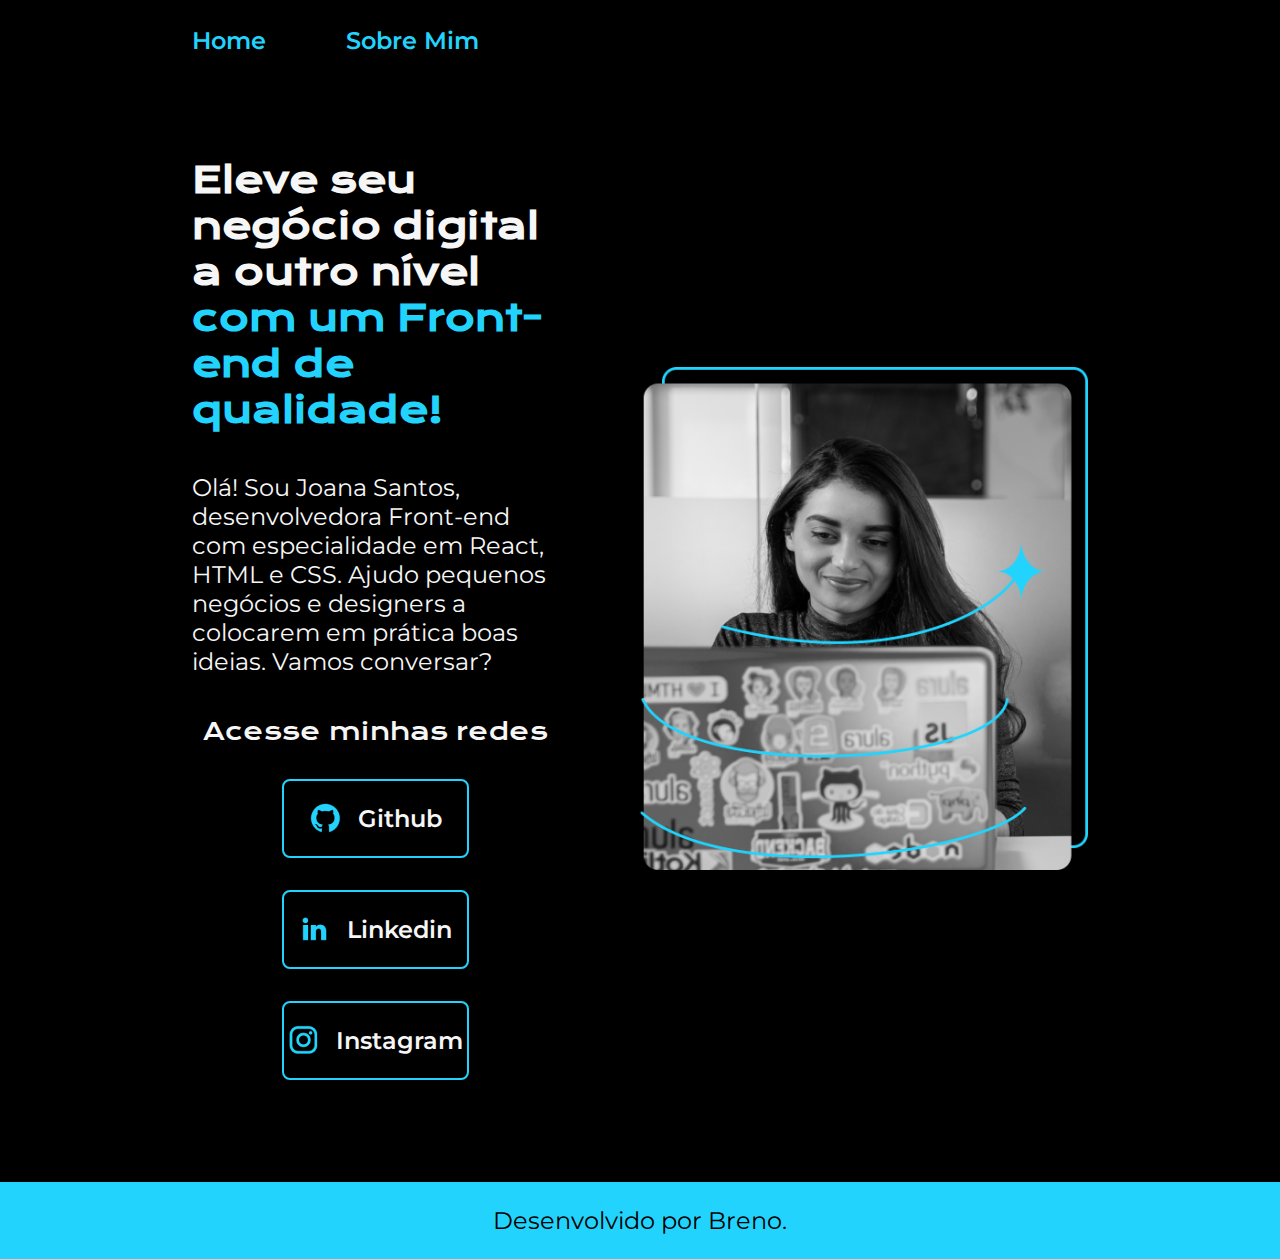
<file: index.html>
<!DOCTYPE html>
<html lang="pt-br">

<head>
    <meta charset="UTF-8">
    <meta http-equiv="X-UA-Compatible" content="IE=edge">
    <meta name="viewport" content="width=device-width, initial-scale=1.0">
    <title>Portfólio</title>
    <link rel="stylesheet" href="./styles.css/style.css">
</head>

<body>
    <header class="cabecalho">
        <nav class="cabecalho__menu">
            <a href="./index.html" class="cabecalho__menu__link">Home</a>
            <a href="./about.html" class="cabecalho__menu__link">Sobre Mim</a>
        </nav>
    </header>
    <main class="apresentacao">
        <section class="apresentacao__conteudo">
            <h1 class="apresentacao__conteudo__titulo">Eleve seu negócio digital a outro nível <strong 
            class="titulo-destaque">com um Front-end de qualidade!
            </strong></h1>
            <p class="apresentacao__conteudo__texto">Olá! Sou Joana Santos, desenvolvedora
            Front-end com especialidade em React, HTML e
            CSS. Ajudo pequenos negócios e designers a
            colocarem em prática boas ideias. Vamos
            conversar?</p>
            <div class="apresentacao__links">
                <h2 class="apresentacao__links__subtitulo">Acesse minhas redes</h2>
                <a class="apresentacao__links__navegacao" href="https://github.com/brenosampdev"><img src="./imagens/github.png" alt="Logo Github">Github</a>
                <a class="apresentacao__links__navegacao" href="https://www.linkedin.com/in/breno-sampaio-0347bb25a/"><img src="./imagens/linkedin.png" alt="Logo Linkedin">Linkedin</a>
                <a class="apresentacao__links__navegacao" href="https://instagram.com/brenosampdev"><img src="./imagens/instagram.png" alt="Logo Twitch">Instagram</a>
            </div>
        </section>
        <img class="apresentacao__imagem" src="./imagens/Imagem.png" alt="Foto da Joana Santos programando">
    </main>
    <footer class="rodape">
        <p>Desenvolvido por Breno.</p>
    </footer>
</body>

</html>
</file>
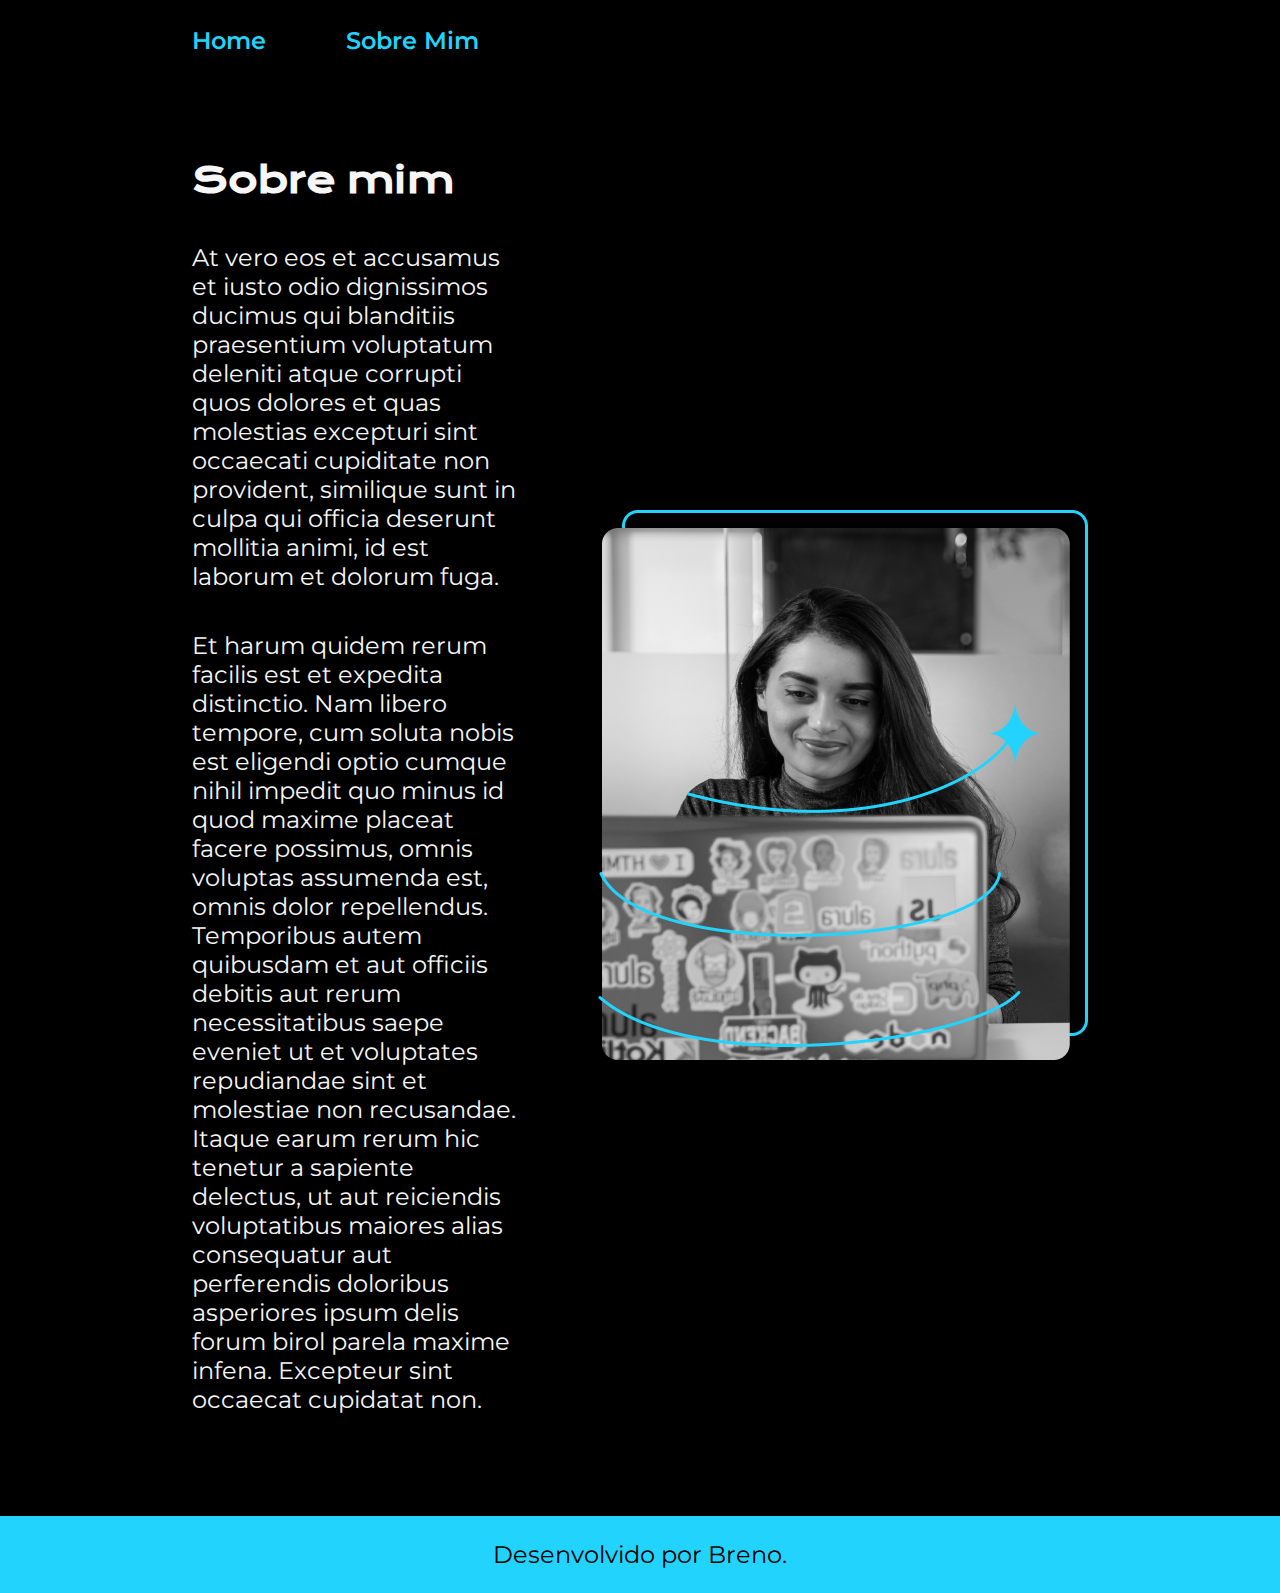
<file: about.html>
<!DOCTYPE html>
<html lang="pt-br">
<head>
    <meta charset="UTF-8">
    <meta name="viewport" content="width=device-width, initial-scale=1.0">
    <title>Sobre mim</title>
    <link rel="stylesheet" href="./styles.css/style.css">
</head>
<body>
    <header class="cabecalho">
        <nav class="cabecalho__menu">
            <a href="index.html" class="cabecalho__menu__link">Home</a>
            <a href="about.html" class="cabecalho__menu__link">Sobre Mim</a>
        </nav>
    </header>
    <main class="apresentacao">
        <section class="apresentacao__conteudo">
            <h1 class="apresentacao__conteudo__titulo">Sobre mim</h1>
            <p class="apresentacao__conteudo__texto">At vero eos et accusamus et iusto odio dignissimos ducimus qui blanditiis praesentium voluptatum deleniti atque corrupti quos dolores et quas molestias excepturi sint occaecati cupiditate non provident, similique sunt in culpa qui officia deserunt mollitia animi, id est laborum et dolorum fuga.</p>
            <p class="apresentacao__conteudo__texto">Et harum quidem rerum facilis est et expedita distinctio. Nam libero tempore, cum soluta nobis est eligendi optio cumque nihil impedit quo minus id quod maxime placeat facere possimus, omnis voluptas assumenda est, omnis dolor repellendus. Temporibus autem quibusdam et aut officiis debitis aut rerum necessitatibus saepe eveniet ut et voluptates repudiandae sint et molestiae non recusandae. Itaque earum rerum hic tenetur a sapiente delectus, ut aut reiciendis voluptatibus maiores alias consequatur aut perferendis doloribus asperiores ipsum delis forum birol parela maxime infena. Excepteur sint occaecat cupidatat non.</p>
        </section>
        <img src="./imagens/Imagem.png" alt="Imagem Joana Santos Programando">
    </main>
    <footer class="rodape">
        <p>Desenvolvido por Breno.</p>
    </footer>
</body>
</html>
</file>
<file: styles.css/style.css>
@import url('https://fonts.googleapis.com/css2?family=Krona+One&family=Montserrat:wght@400;600&display=swap');

*{
    margin: 0;
    padding: 0;
}

:root {
    --cor-primaria: #000000;
    --cor-secundaria: #F6F6F6;
    --cor-terciaria: #22D4FD;
    --cor-hover: #272727;

    --fonte-primaria: 'Krona One', sans-serif;
    --fonte-secundaria: 'Montserrat', sans-serif;
}

body{
    box-sizing: border-box;
    background-color: var(--cor-primaria);
    color: var(--cor-secundaria);
}

.cabecalho {
    padding: 2% 0 0 15%;
}

.cabecalho__menu {
    display: flex;
    gap: 80px;
}

.cabecalho__menu__link {
    text-decoration: none;
    font-family: var(--fonte-secundaria);
    font-size: 1.5rem;
    font-weight: 600;
    color: var(--cor-terciaria);
    
}

.titulo-destaque{
    color: var(--cor-terciaria);
}

.apresentacao{
    gap: 82px;
    padding: 8% 15%;
    display: flex;
    align-items: center;
    justify-content: space-between;
}
.apresentacao__conteudo{
    width: 50%;
    display: flex;
    flex-direction: column;
    gap: 40px;
}

.apresentacao__conteudo__titulo{
    font-size: 2.25rem;
    font-family: var(--fonte-primaria);
}

.apresentacao__conteudo__texto{
    font-size: 1.5rem;
    font-family: var(--fonte-secundaria);
}

.apresentacao__links{
    display: flex;
    flex-direction: column;
    justify-content: space-between;
    align-items: center;
    gap: 32px;
}
.apresentacao__links__subtitulo {
    font-family: var(--fonte-primaria);
    font-weight: 400;
    font-size: 1.5rem;
}
.apresentacao__links__navegacao {
    display: flex;
    align-items: center;
    justify-content: center;
    gap: 16px;
    border: 2px solid var(--cor-terciaria);
    width: 50%;
    text-align: center;
    border-radius: 8px;
    font-size: 1.5rem;
    font-weight: 600;
    padding: 21.5px 0;
    text-decoration: none;
    color: var(--cor-secundaria);
    font-family: var(--fonte-secundaria);
}

.apresentacao__links__navegacao:hover {
    background-color: var(--cor-hover);
}

.apresentacao__imagem {
    width: 50%;
}

.rodape {
    background-color: var(--cor-terciaria);
    color: #000000;
    padding: 24px;
    text-align: center;
    font-family: var(--fonte-secundaria);
    font-size: 1.5rem;
}

@media (max-width: 1200px) {
    .cabecalho {
        padding: 10%;
    }
    .cabecalho__menu {
        display: flex;
        justify-content: center;
        align-items: center;
    }
    .apresentacao {
        flex-direction: column-reverse;
        padding: 5%;
    }
    .apresentacao__conteudo {
        width: auto;
    }
}
</file>
